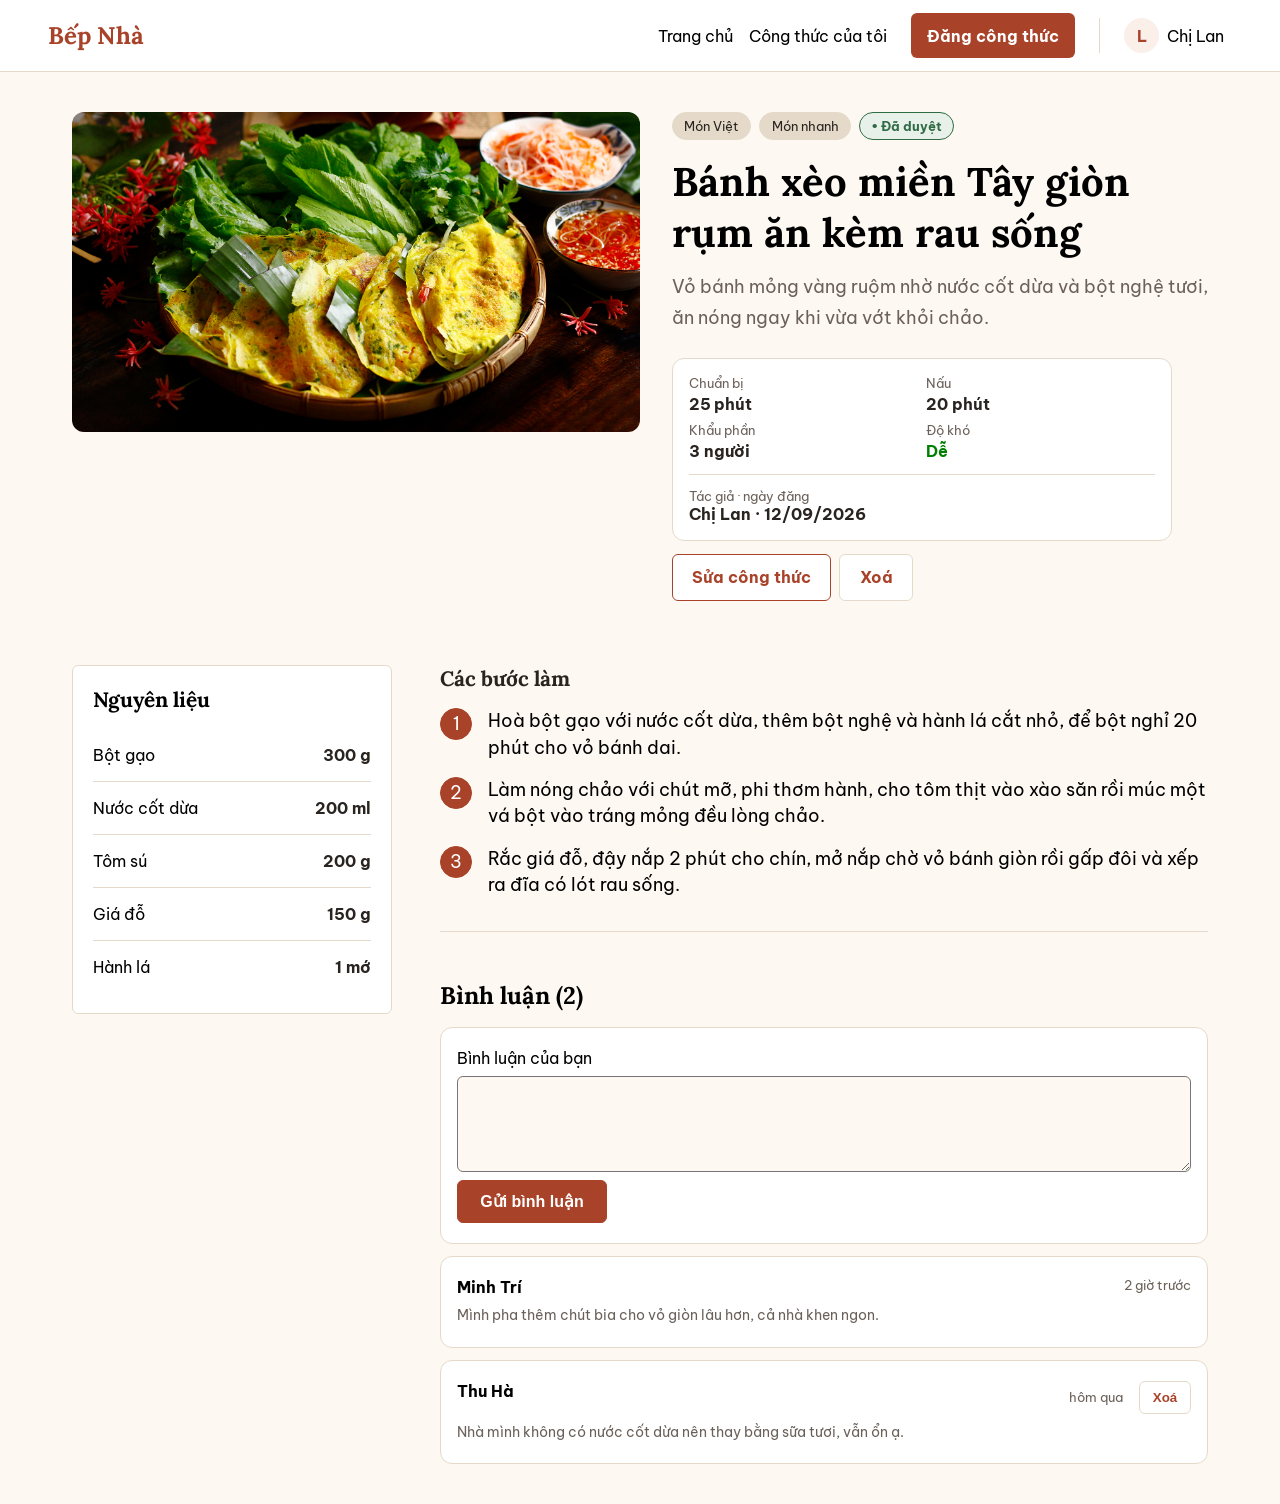
<file: page-detail.html>
<!DOCTYPE html>
<html lang="vi">
<head>
    <meta charset="UTF-8">
    <meta name="viewport" content="width=device-width, initial-scale=1.0">
    <link rel="stylesheet" href="css/main.css">
    <link rel="stylesheet" href="css/style-detail.css">
    <link rel="preconnect" href="https://fonts.googleapis.com">
    <link rel="preconnect" href="https://fonts.gstatic.com" crossorigin>
    <link
        href="https://fonts.googleapis.com/css2?family=Anton&family=Lora:ital,wght@0,400..700;1,400..700&family=Merriweather:ital,opsz,wght@0,18..144,300..900;1,18..144,300..900&display=swap"
        rel="stylesheet">
    <link rel="preconnect" href="https://fonts.googleapis.com">
    <link rel="preconnect" href="https://fonts.gstatic.com" crossorigin>
    <link
        href="https://fonts.googleapis.com/css2?family=Anton&family=Be+Vietnam+Pro:ital,wght@0,100;0,200;0,300;0,400;0,500;0,600;0,700;0,800;0,900;1,100;1,200;1,300;1,400;1,500;1,600;1,700;1,800;1,900&family=Lora:ital,wght@0,400..700;1,400..700&family=Merriweather:ital,opsz,wght@0,18..144,300..900;1,18..144,300..900&display=swap"
        rel="stylesheet">
    <title>Nơi chia sẻ công thức món ăn cho mọi người</title>
</head>
<body>
    <header>
        <h1>Bếp Nhà</h1>
        <div class="header-left">
            <button>☰</button>
            <div class="nav">
                <a href="index.html" class="home-page">Trang chủ</a>
                <span class="sign-in">Đăng nhập</span>
                <div class="on-desktop-header">
                    <span>Công thức của tôi</span>
                    <a href="page-post.html" class="post">Đăng công thức</a>
                    <div class="sign-up">
                        <span class="avatar">L</span>
                        <span>Chị Lan</span>
                    </div>
                </div>
            </div>
        </div>
    </header>
    <main>
        <div class="on-desktop-img_info">
            <img src="img/banh-xeo.jpg" alt="hình ảnh món bánh xèo miền Tây" class="food-img">
            <section class="food-info">
                <div class="name-tag">
                    <p class="food-name">Món Việt</p>   
                    <p class="food-name">Món nhanh</p>
                    <p class="food-name-desktop"> &bull; Đã duyệt</p>
                </div>
                <h2>Bánh xèo miền Tây giòn rụm ăn kèm rau sống</h2>
                <p class="food-describe">Vỏ bánh mỏng vàng ruộm nhờ nước cốt dừa và bột nghệ tươi, ăn nóng ngay khi vừa vớt khỏi chảo.</p>
                <div class="card-info">
                    <dl class="info-top">
                        <div>
                            <dt>Chuẩn bị</dt>
                            <dd class="icon-time">
                                <svg xmlns="http://www.w3.org/2000/svg" viewBox="0 0 640 640" class="icon">
                                    <path d="M528 320C528 434.9 434.9 528 320 528C205.1 528 112 434.9 112 320C112 205.1 205.1 112 320 112C434.9 112 528 205.1 528 320zM64 320C64 461.4 178.6 576 320 576C461.4 576 576 461.4 576 320C576 178.6 461.4 64 320 64C178.6 64 64 178.6 64 320zM296 184L296 320C296 328 300 335.5 306.7 340L402.7 404C413.7 411.4 428.6 408.4 436 397.3C443.4 386.2 440.4 371.4 429.3 364L344 307.2L344 184C344 170.7 333.3 160 320 160C306.7 160 296 170.7 296 184z" />
                                </svg>
                                25 <span class="non-tablet">phút</span>
                            </dd>
                        </div>
                        <div>
                            <dt>Nấu</dt>
                            <dd>20 phút</dd>
                        </div>
                        <div>
                            <dt>Khẩu phần</dt>
                            <dd>3 người</dd>
                        </div>
                        <div>
                            <dt>Độ khó</dt>
                            <dd>Dễ</dd>
                        </div>
                    </dl>
                    <dl class="info-bottom">
                        <dt>Tác giả &middot; ngày đăng</dt>
                        <dd>Chị Lan &middot; <time datetime="2026-09-12">12/09/2026</time></dd>
                    </dl>
                </div>
                <div class="button-desktop">
                    <button>Sửa công thức</button>
                    <button>Xoá</button>
                </div>
            </section>
        </div>
        <div class="on-desktop-ing_ste_com">
            <div class="on-tablet">
                <section class="ingredient">
                    <h2>Nguyên liệu</h2>
                    <dl>
                        <div class="ingre-rows">
                            <dt>Bột gạo</dt>
                            <dd>300 g</dd>
                        </div>
                        <div class="ingre-rows">
                            <dt>Nước cốt dừa</dt>
                            <dd>200 ml</dd>
                        </div>
                        <div class="ingre-rows">
                            <dt>Tôm sú</dt>
                            <dd>200 g</dd>
                        </div>
                        <div class="ingre-rows">
                            <dt>Giá đỗ</dt>
                            <dd>150 g</dd>
                        </div>
                        <div class="ingre-rows-desktop">
                            <dt>Hành lá</dt>
                            <dd>1 mớ</dd>
                        </div>
                    </dl>
                </section>
                <section class="steps">
                    <h2>Các bước làm</h2>
                    <ol class="steps-list">
                        <li>
                            <span>Hoà bột gạo với nước cốt dừa, thêm bột nghệ và hành lá<span class="only-desktop"> cắt nhỏ</span>, để bột nghỉ 20 phút<span class="only-desktop"> cho vỏ bánh dai</span>.</span>
                        </li>
                        <li>
                            <span>Làm nóng chảo<span class="only-desktop"> với chút mỡ</span>, phi thơm hành, cho tôm thịt vào xào săn rồi múc <span class="only-desktop">một vá</span> bột vào tráng mỏng<span class="only-desktop"> đều lòng chảo</span>.</span>
                        </li>
                        <li>
                            <span>Rắc giá đỗ, đậy nắp 2 phút cho chín, mở nắp chờ vỏ bánh giòn rồi gấp đôi<span class="only-desktop"> và xếp ra đĩa có lót rau sống</span>.</span>
                        </li>
                    </ol>
                </section>
            </div>
            <section class="comments">
                <h2>Bình luận (2)</h2>
                <ul>
                    <li class="com-desktop"> 
                        <label for="comment">Bình luận của bạn</label>
                        <textarea id="comment" name="comment" rows="6"></textarea>
                        <button>Gửi bình luận</button>
                    </li>
                    <li>
                        <div class="com-info">
                            <span>Minh Trí</span>
                            <time>2 giờ trước</time>
                        </div>
                        <p>Mình pha thêm chút bia cho vỏ giòn lâu hơn, cả nhà khen ngon.</p>
                    </li>
                    <li>
                        <div class="com-info">
                            <span>Thu Hà</span>
                            <div class="tm-bt">
                                <time>hôm qua</time>
                                <button>Xoá</button>
                            </div>
                        </div>
                        <p>Nhà mình không có nước cốt dừa nên thay bằng sữa tươi, vẫn ổn ạ.</p>
                    </li>
                    <li class="footer-sign-up">
                            <p>Đăng nhập để viết bình luận cho món này.</p>
                            <button>Đăng nhập</button>
                    </li>
                </ul>
            </section>
        </div>
    </main>
</body>
</html>
</file>
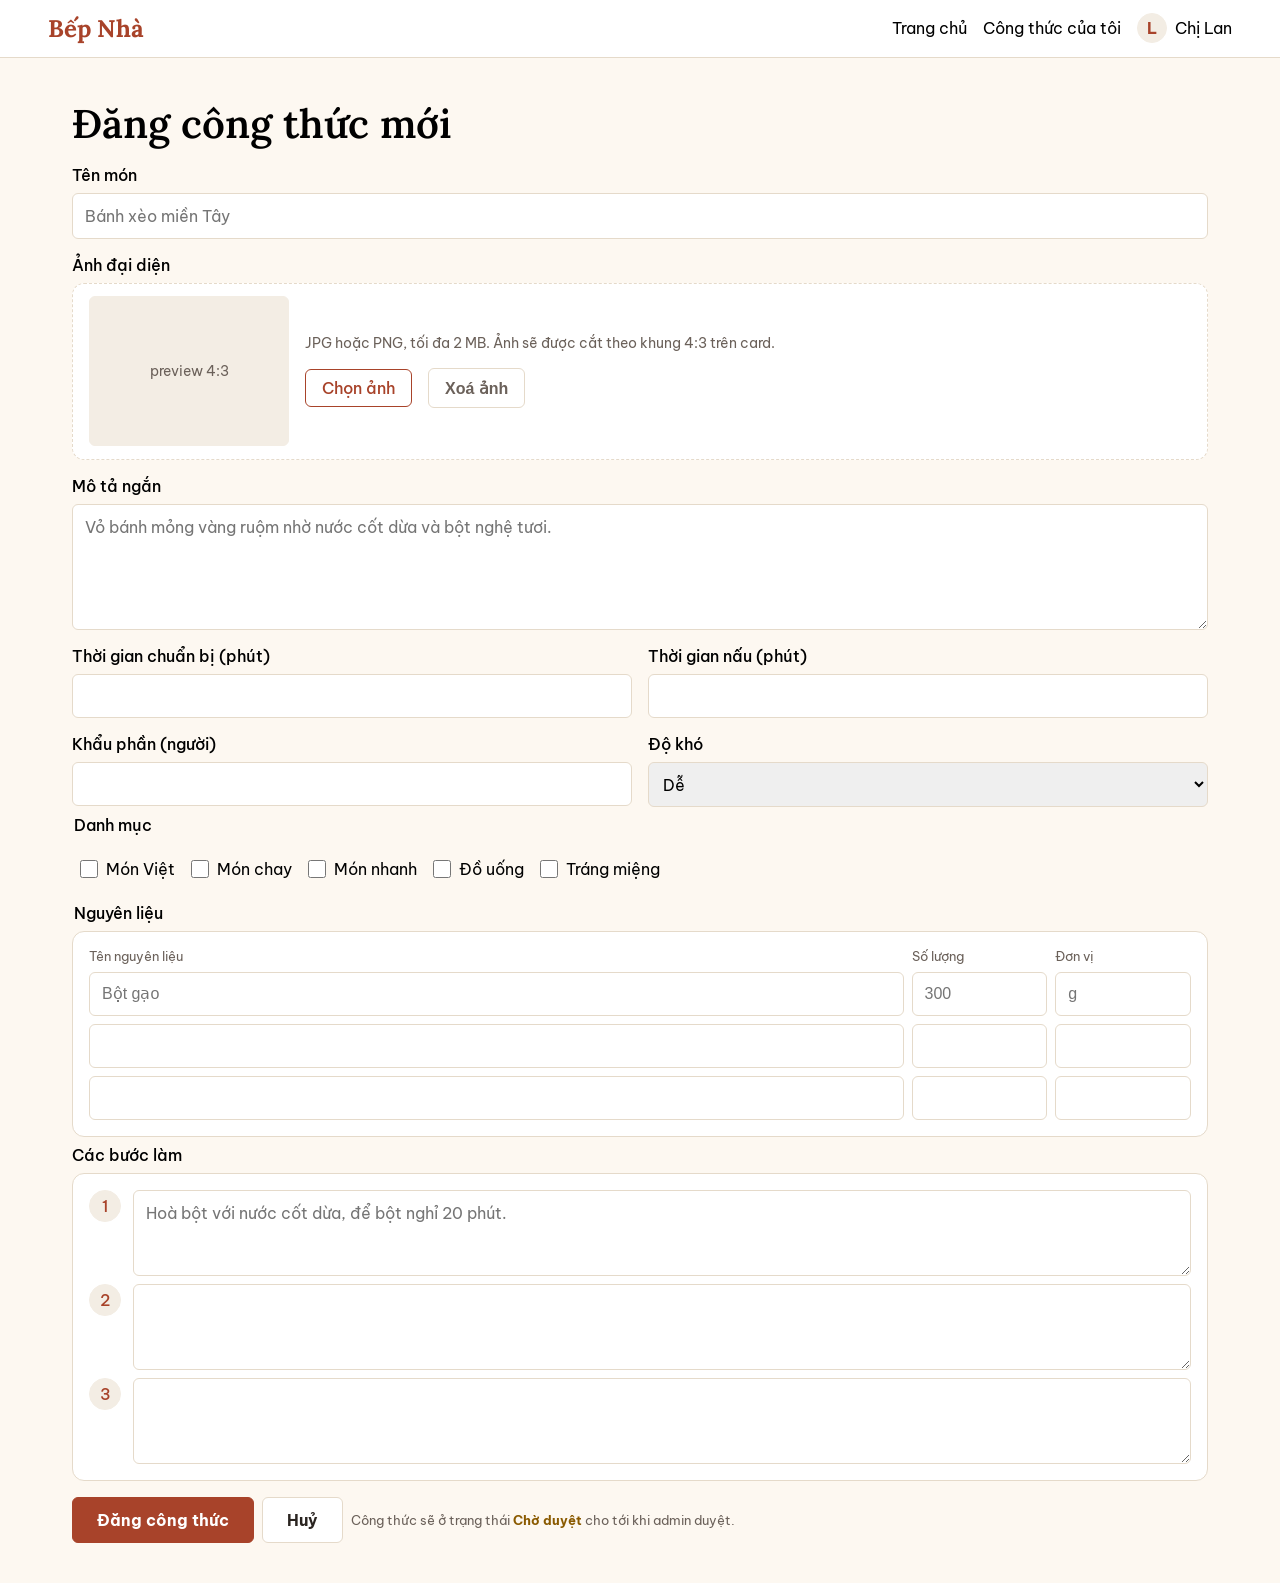
<file: page-post.html>
<!DOCTYPE html>
<html lang="vi">
<head>
    <meta charset="UTF-8">
    <meta name="viewport" content="width=device-width, initial-scale=1.0">
    <link rel="stylesheet" href="css/main.css">
    <link rel="stylesheet" href="css/style-post.css">
    <link rel="preconnect" href="https://fonts.googleapis.com">
    <link rel="preconnect" href="https://fonts.gstatic.com" crossorigin>
    <link
        href="https://fonts.googleapis.com/css2?family=Anton&family=Lora:ital,wght@0,400..700;1,400..700&family=Merriweather:ital,opsz,wght@0,18..144,300..900;1,18..144,300..900&display=swap"
        rel="stylesheet">
    <link rel="preconnect" href="https://fonts.googleapis.com">
    <link rel="preconnect" href="https://fonts.gstatic.com" crossorigin>
    <link
        href="https://fonts.googleapis.com/css2?family=Anton&family=Be+Vietnam+Pro:ital,wght@0,100;0,200;0,300;0,400;0,500;0,600;0,700;0,800;0,900;1,100;1,200;1,300;1,400;1,500;1,600;1,700;1,800;1,900&family=Lora:ital,wght@0,400..700;1,400..700&family=Merriweather:ital,opsz,wght@0,18..144,300..900;1,18..144,300..900&display=swap"
        rel="stylesheet">
    <title>Nơi chia sẻ công thức món ăn cho mọi người</title>
</head>
<body>
    <header>
        <h1>Bếp Nhà</h1>
        <div class="header-left">
            <button>☰</button>
            <div class="nav">
                <a href="index.html" class="home-page">Trang chủ</a>
                <div class="on-desktop-header">
                    <a href="page-detail.html">Công thức của tôi</a>
                    <div class="sign-up">
                        <span class="avatar">L</span>
                        <span>Chị Lan</span>
                    </div>
                </div>
            </div>
        </div>
    </header>
    <main>
        <h2>Đăng công thức mới</h2>
        <form action="">
            <div class="form-field">
                <label for="fname">Tên món</label>
                <input type="text" id="fname" name="fname" placeholder="Bánh xèo miền Tây" class="general_form-field">
            </div>
            <div class="form-field">
                <h3>Ảnh đại diện</h3>
                <div class="border-img">
                    <div class="preview-desktop">
                        <span>preview 4:3</span>
                    </div>
                    <div class="describe-button">
                        <span><span class="descri-mobile">Chọn một ảnh </span>JPG hoặc PNG, tối đa 2 MB.<span class="descri-desktop"> Ảnh sẽ được cắt theo khung 4:3 trên card.</span></span>
                        <div class="button-img">
                            <label for="choose-img">Chọn ảnh</label>
                            <input type="file" id="choose-img" name="choose-img" class="general_form-field" hidden> 
                            <button class="btn-delete">Xoá ảnh</button>
                        </div>
                    </div>
                </div>
            </div>
            <div class="form-field">
                <label for="describe">Mô tả ngắn</label>
                <textarea id="describe" name="describe" class="general_form-field" rows="5" placeholder="Vỏ bánh mỏng vàng ruộm nhờ nước cốt dừa và bột nghệ tươi."></textarea>
            </div>
            <div class="form-rows">
                <div class="form-row">
                    <label for="pre-time"><span>Thời gian </span>chuẩn bị (phút)</label>
                    <input type="number" id="pre-time" name="pre-time" min="1" max="2000">
                </div>
                <div class="form-row">
                    <label for="cook-time"><span>Thời gian </span>nấu (phút)</label>
                    <input type="number" id="cook-time" name="cook-time" min="1" max="10000">
                </div>
                <div class="form-row">
                    <label for="ration">Khẩu phần<span> (người)</span></label>
                    <input type="number" id="ration" name="ration" min="1" max="20">
                </div>
                <div class="form-row">
                    <label for="levels">Độ khó</label>
                    <select id="levels" name="levels">
                        <option value="easy">Dễ</option>
                        <option value="medium">Trung bình</option>
                        <option value="hard">Khó</option>
                    </select>
                </div>
            </div>
            <fieldset class="category">
                <legend>Danh mục</legend>
                <div class="cate-list">
                    <div>
                        <input type="checkbox" id="option1" name="category" value="mon-viet">
                        <label for="option1">Món Việt</label>
                    </div>
                    <div>
                        <input type="checkbox" id="option2" name="category" value="mon-chay">
                        <label for="option2">Món chay</label>
                    </div>
                    <div>
                        <input type="checkbox" id="option3" name="category" value="mon-nhanh">
                        <label for="option3">Món nhanh</label>
                    </div>
                    <div>
                        <input type="checkbox" id="option4" name="category" value="do-uong">
                        <label for="option4">Đồ uống</label>
                    </div>
                    <div>
                        <input type="checkbox" id="option5" name="category" value="trang-mieng">
                        <label for="option5">Tráng miệng</label>
                    </div>
                </div>
            </fieldset>
            <fieldset class="ingredient">
                <legend>Nguyên liệu</legend>
                <div class="ingredient-rows">
                    <div class="ingredient-head">
                        <p class="hint-top">Tên nguyên liệu</p>
                        <p class="hint-top">Số lượng</p>
                        <p class="hint-top">Đơn vị</p>
                    </div>
                    <div class="ingredient-row">
                        <input type="text" name="ingre-name1" aria-label="Tên nguyên liệu" placeholder="Bột gạo">
                        <input type="number" name="ingre-quantity1" aria-label="Số lượng" placeholder="300">
                        <input type="text" name="ingre-unit1" aria-label="Đơn vị" placeholder="g">
                    </div>
                    <div class="ingredient-row">
                        <input type="text" name="ingre-name2" aria-label="Tên nguyên liệu">
                        <input type="number" name="ingre-quantity2" aria-label="Số lượng">
                        <input type="text" name="ingre-unit2" aria-label="Đơn vị">
                    </div>
                    <div class="ingredient-row">
                        <input type="text" name="ingre-name3" aria-label="Tên nguyên liệu">
                        <input type="number" name="ingre-quantity3" aria-label="Số lượng">
                        <input type="text" name="ingre-unit3" aria-label="Đơn vị">
                    </div>
                    <p class="hint-bottom">Tên &middot; số lượng &middot; đơn vị</p>
                </div>
            </fieldset>
            <div class="steps">
                <h3>Các bước làm</h3>
                <div class="steps-list">
                    <ol>
                        <li>
                            <textarea name="steps1" aria-label="Bước 1" rows="3" placeholder="Hoà bột với nước cốt dừa, để bột nghỉ 20 phút."></textarea>
                        </li>
                        <li>
                            <textarea name="steps2" aria-label="Bước 2" rows="3"></textarea>
                        </li>
                        <li>
                            <textarea name="steps3" aria-label="Bước 3" rows="3"></textarea>
                        </li>
                    </ol>
                </div>
            </div>
            <div class="buttons">
                <button class="btn-submit">Đăng công thức</button>
                <button class="btn-cancel">Huỷ</button>
                <span>Công thức sẽ ở trạng thái <span class="text-style">Chờ duyệt</span> cho tới khi admin duyệt.</span>
            </div>
        </form>
    </main>
</body>
</file>
<file: css/main.css>
* {
    margin: 0px;
    box-sizing: border-box;
}
:root {
    /* màu */
    --color-primary: #A8432A;
    --color-primary-dark: #7E2F1C;
    --color-primary-soft: #FBEFEA;
    --color-accent: #2F6B45;
    --color-accent-soft: #E8F1E9;
    --color-bg: #FDF8F1;
    --color-surface: #FFFFFF;
    --color-neutral-100: #F3EDE4;
    --color-border: #E5DACA;
    --color-neutral-400: #A89C8F;
    --color-text-muted: #6B615A;
    --color-text: #2A2420;
    --color-success: #1F6B41;
    --color-success-soft: #E8F1E9;
    --color-warning: #8A5A00;
    --color-warning-soft: #FBF0DB;
    --color-danger: #B3261E;
    --color-danger-soft: #FBE9E7;
    /* chữ */
    --font-display: "Lora", Georgia, serif;
    --font-sans: "Be Vietnam Pro", system-ui, sans-serif;
    /* bóng — 2 mức */
    --shadow-sm: 0 1px 2px rgb(42 36 32 / .06);
    --shadow-md: 0 4px 12px rgb(42 36 32 / .12);
    /* bo góc */
    --radius-sm: 6px;
    --radius-md: 12px;
    --radius-full: 999px;
}
html{
    scroll-behavior: smooth;
}
header {
    display: flex;
    justify-content: space-between;
    align-items: center;
    padding: 0.8rem 1rem;
    font-family: var(--font-display);
    border-bottom: 1px solid var(--color-border);
}
header h1 {
    font-size: 1.5rem;
    color: var(--color-primary);
}
.header-left button {
    padding: 0.3rem 0.5rem;
    border: 1px solid var(--color-border);
    background-color: var(--color-surface);
    border-radius: var(--radius-sm);
    cursor: pointer;
}
.nav {
    display: none;
}
.nav span {
    cursor: pointer;
}
main{
    background-color: var(--color-bg);
}
.home-page{
    display: inline-block;
}
.post{
    display: inline-block;
}
a{
    color: inherit;
    text-decoration: none;
}
/* page-post */
.general_form-field{
    font-family: var(--font-sans);
    font-size: 1rem;
    padding: 0.75rem;
    border: 1px solid var(--color-border);
    border-radius: var(--radius-sm);
    margin-top: 0.5rem;
}
</file>
<file: css/style-detail.css>
main{
    display: flex;
    flex-direction: column;
}
.food-img{
    width: 100%;
    aspect-ratio: 16/9;
    object-fit: cover;
}
section{
    padding: 0.8rem;
}
.name-tag{
    display: flex;
    gap: 0.5rem;
    padding: 0.5rem 0;
}
.food-name{
    background-color: var(--color-border);
    font-family: var(--font-sans);
    font-size: 0.8rem;
    border: 1px solid var(--color-border);
    border-radius: var(--radius-full);
    align-self: flex-start;
    color: var(--color-text);
    padding: 0.3rem 0.7rem;
}
.food-name-desktop{
    display: none;
    background-color: var(--color-accent-soft);
    font-family: var(--font-sans);
    font-size: 0.8rem;
    border: 1px solid var(--color-accent);
    border-radius: var(--radius-full);
    align-self: flex-start;
    color: var(--color-accent);
    font-weight: bold;
    padding: 0.3rem 0.7rem;
}
.food-info h2{
    font-size: 1.8rem;
    font-family: var(--font-display);
}
.food-describe{
    font-family: var(--font-sans);
    color: var(--color-text-muted);
    font-size: 0.9rem;
    margin: 0.8rem 0 1.5rem 0;
}
.card-info{
    border: 1px solid var(--color-border);
    border-radius: var(--radius-sm);
    padding: 0.8rem 1rem;
    background-color: var(--color-surface);
    font-family: var(--font-sans);
}
.info-top{
    display: grid;
    grid-template-columns: 1fr 1fr;
    gap: 0.5rem;
    padding-bottom: 0.5rem;
}
.info-top>div:last-child dd{
    color: green;
    font-weight: bold;
}
.icon-time{
    display: flex;
    gap: 0.2rem;
}
.icon{
    display: none;
    align-self: center;
    width: 1em;
    height: 1em;
}
.info-top dt{
    font-size: 0.8rem;
    color: var(--color-text-muted);
    margin-bottom: 0.2rem;
}
.info-bottom{
    border-top: 1px solid var(--color-border);
    padding-top: 0.5rem;
}
.info-bottom dt{
    font-size: 0.8rem;
    color: var(--color-text-muted);
}
.info-bottom dd{
    font-weight: bold;
}
.button-desktop{
    display: flex;
    gap: 0.5rem;
    margin-top: 0.8rem;
}
.button-desktop>button:first-child{
    border: 1px solid var(--color-primary);
}
.button-desktop button{
    display: none;
    font-family: var(--font-sans);
    background-color: var(--color-surface);
    border-radius: var(--radius-sm);
    border: 1px solid var(--color-border);
    color: var(--color-primary);
    font-weight: bold;
    font-size: 1rem;
    padding: 0.8rem 1.2rem;
    cursor: pointer;
}
.ingredient h2{
    font-family: var(--font-display);
    margin-bottom: 1rem;
}
.ingredient dl{
    font-family: var(--font-sans);
    background-color: var(--color-surface);
    border: 1px solid var(--color-border);
    border-radius: var(--radius-sm);
    padding: 0 0.8rem;
}
.ingre-rows{
    display: flex;
    justify-content: space-between;
    padding: 1rem 0;
}
.ingre-rows+.ingre-rows{
    border-top: 1px solid var(--color-border);
}
.ingre-rows-desktop{
    display: none;
}
.ingre-rows dd{
    color: var(--color-text);
    font-weight: bold;
}
.ingre-rows-desktop dd{
    color: var(--color-text);
    font-weight: bold;
}
.steps h2{
    font-family: var(--font-display);
    color: var(--color-text);
}
.steps-list{
    list-style: none;
    counter-reset: step;
    padding: 0;
    border-bottom: 1px solid var(--color-border);
}
.steps-list li{
    display: flex;
    align-items: flex-start;
    gap: 1rem;
    counter-increment: step;
    font-family: var(--font-sans);
    font-size: 1.1rem;
    margin: 1rem 0;
    line-height: 1.5;
}
.only-desktop{
    display: none;
}
.steps-list li::before{
    content: counter(step);
    display: flex;
    align-items: center;
    justify-content: center;
    flex-shrink: 0;
    width: 30px;
    height: 30px;
    border: 1px solid var(--color-primary);
    border-radius: var(--radius-full);
    background-color: var(--color-primary);
    color: var(--color-surface);
}
.comments{
    display: flex;
    flex-direction: column;
    gap: 1rem;
}
.comments h2{
    font-family: var(--font-display);
}
.comments ul{
    display: flex;
    flex-direction: column;
    gap: 0.75rem;
    list-style-type: none;
    padding: 0;
}
.com-desktop{
    display: none;
}
.comments li{
    background-color: var(--color-surface);
    border: 1px solid var(--color-border);
    border-radius: var(--radius-md);
    padding: 1.25rem 1rem;
}
.com-info{
    display: flex;
    justify-content: space-between;
    margin-bottom: 0.5rem;
}
.com-info span{
    font-family: var(--font-sans);
    font-weight: bold;
}
.com-info time{
    font-family: var(--font-sans);
    color: var(--color-text-muted);
    font-size: 0.8rem;
}
.tm-bt button{
    display: none;
}
.comments li p{
    font-family: var(--font-sans);
    color: var(--color-text-muted);
    font-size: 0.9rem;
    line-height: 1.5;
}
.comments .footer-sign-up{
    display: flex;
    flex-direction: column;
    gap: 1rem;
    background-color: var(--color-neutral-100);
}
.footer-sign-up button{
    align-self: flex-start;
    font-family: var(--font-sans);
    color: var(--color-surface);
    font-weight: bold;
    background-color: var(--color-primary);
    border: 1px solid var(--color-primary);
    border-radius: var(--radius-sm);
    padding: 0.6rem 1rem;
}
@media screen and (min-width: 768px){
    header{
        padding: 0.8rem 1.2rem;
    }
    .header-left button{
        display: none;
    }
    .nav{
        display: flex;
        align-items: center;
        gap: 1rem;
        font-family: var(--font-sans);
    }
    .on-desktop-header{
        display: none;
    }
    main{
        padding: 1.5rem 1.25rem;
    }
    section{
        padding: 0;
    }
    .food-img{
        border-radius: var(--radius-md);
    }
    .name-tag{
        display: none;
    }
    .food-info h2{
        font-size: 2rem;
        margin-top: 1rem;
    }
    .food-describe{
        display: none;
    }
    .card-info{
        display: flex;
        background-color: var(--color-bg);
        border: none;
        padding: 0.8rem 0;
        gap: 1rem;
    }
    .info-top{
        grid-template-columns: 30px repeat(3, auto);
        gap: 1rem;
    }
    .info-top>div:nth-child(2) dd::before{
        content: "+ ";
    }
    .icon{
        display: block;
        flex-shrink: 0;
    }
    .non-tablet{
        display: none;
    }
    .info-top dt{
        display: none;
    }
    .info-top dd{
        color: var(--color-text-muted);
        fill: var(--color-text-muted);
    }
    .info-top>div:last-child dd{
        font-weight: normal;
    }
    .info-bottom{
        border-top: none;
        padding-top: 0;
    }
    .info-bottom dt{
        display: none;
    }
    .info-bottom dd{
        color: var(--color-text-muted);
        font-weight: normal;
    }
    .on-tablet{
        display: grid;
        grid-template-columns: 320px 1fr;
        gap: 1rem;
    }
    .ingredient{
        background-color: var(--color-surface);
        border: 1px solid var(--color-border);
        border-radius: var(--radius-sm);
        padding: 1.25rem;
    }
    .ingredient h2{
        font-size: 1.3rem;
    }
    .ingredient dl{
        border: none;
        padding: 0;
    }
    .steps{
        padding: 0;
    }
    .steps h2{
        font-size: 1.3rem;
    }
    .steps-list{
        border-bottom: none;
    }
    .steps-list li{
        font-size: 1.1rem;
    }
    .comments{
        display: none;
    }
}
@media screen and (min-width: 1280px){
    header{
        padding: 0.8rem 3rem;
    }
    .sign-in{
        display: none;
    }
    .on-desktop-header{
        display: flex;
        align-items: center;
        gap: 1.5rem;
    }
    .post{
        border: 1px;
        border-radius: var(--radius-sm);
        background-color: var(--color-primary);
        font-weight: bold;
        color: var(--color-surface);
        padding: 0.8rem 1rem;
        cursor: pointer;
    }
    .sign-up{
        display: flex;
        align-items: center;
        gap: 0.5rem;
        border-left: 1px solid var(--color-border);
        padding: 0 0.5rem 0 1.5rem;
    }
    .avatar{
        display: flex;
        justify-content: center;
        align-items: center;
        width: 35px;
        height: 35px;
        font-weight: bold;
        background-color: var(--color-primary-soft);
        border: 1px solid var(--color-primary-soft);
        color: var(--color-primary);
        border-radius: var(--radius-full);
    }
    main{
        padding: 2.5rem max(4.5rem, calc((100% - 1280px) / 2 + 4.5rem));
    }
    .on-desktop-img_info{
        display: flex;
        gap: 2rem;
        margin-bottom: 4rem;
    }
    .food-img{
        width: 50%;
        align-self: flex-start;
    }
    .food-info h2{
        min-width: 500px;
        font-size: 2.5rem;
    }
    .food-describe{
        display: block;
        font-size: 1.1rem;
        min-width: 500px;
        line-height: 1.8;
    }
    .name-tag{
        display: flex;
        padding: 0;
    }
    .food-name-desktop{
        display: block;
    }
    .card-info{
        display: block;
        max-width: 500px;
        border: 1px solid var(--color-border);
        border-radius: var(--radius-md);
        padding: 1rem 1rem;
        background-color: var(--color-surface);
    }
    .info-top{
        display: grid;
        grid-template-columns: 1fr 1fr;
        gap: 0.5rem;
        padding-bottom: 0.8rem;
    }
    .info-top dt{
        display: block;
    }
    .info-top dd{
        color: var(--color-text);
        font-weight: bold;
    }
    .info-top>div:last-child dd{
        font-weight: bold;
    }
    .icon{
        display: none;
    }
    .non-tablet{
        display: block;
    }
    .info-top>div:nth-child(2) dd::before{
        content: '';
    }
    .info-bottom{
        border-top: 1px solid var(--color-border);
        padding-top: 0.8rem;
    }
    .info-bottom dt{
        display: block;
        font-size: 0.8rem;
        color: var(--color-text-muted);
    }
    .info-bottom dd{
        color: var(--color-text);
        font-weight: bold;
    }
    .button-desktop button{
        display: block;
    }
    .comments{
        display: flex;
    }
    .on-desktop-ing_ste_com{
        display: grid;
        grid-template-columns: 320px 1fr;
        gap: 3rem;
    }
    .on-tablet{
        display: contents;
    }
    .ingredient{
        grid-row: span 2;
        align-self: flex-start;
    }
    .ingre-rows-desktop{
        display: flex;
        justify-content: space-between;
        border-top: 1px solid var(--color-border);
        padding: 1rem 0;
    }
    .steps{
        border-bottom: 1px solid var(--color-border);
        padding-bottom: 1rem;
    }
    .only-desktop{
        display: inline;
    }
    .com-desktop{
        display: flex;
        flex-direction: column;
        font-family: var(--font-sans);
        gap: 0.5rem;
    }
    .com-desktop textarea{
        background-color: var(--color-bg);
        border-radius: var(--radius-sm);
    }
    .com-desktop button{
        max-width: 150px;
        font-size: 1rem;
        font-weight: bold;
        background-color: var(--color-primary);
        border: 1px solid var(--color-primary);
        border-radius: var(--radius-sm);
        color: var(--color-surface);
        padding: 0.7rem;
        cursor: pointer;
    }
    .comments .footer-sign-up{
        display: none;
    }
    .tm-bt{
        display: flex;
        justify-content: center;
        align-items: center;
        gap: 1rem;
    }
    .tm-bt button{
        display: block;
        background-color: var(--color-surface);
        border: 1px solid var(--color-border);
        border-radius: var(--radius-sm);
        color: var(--color-primary);
        font-weight: bold;
        padding: 0.5rem 0.8rem;
        cursor: pointer;
    }
}
</file>
<file: css/style-post.css>
main{
    padding: 1rem;
}
main h2{
    font-family: var(--font-display);
    font-weight: 600;
    margin-bottom: 1rem;
}
.form-field{
    display: flex;
    flex-direction: column;
    margin: 1rem 0;
}
.form-field label,h3{
    font-family: var(--font-sans);
    font-size: 1rem;
    font-weight: 500;
}
.border-img{
    background-color: var(--color-surface);
    border: 1px solid var(--color-border);
    border-radius: var(--radius-md);
    border-style: dashed;
    padding: 0.8rem 1rem;
    margin-top: 0.5rem;
}
.describe-button{
    display: flex;
    flex-direction: column;
}
.describe-button span{
    font-family: var(--font-sans);
    font-size: 0.9rem;
    color: var(--color-text-muted);
    margin-bottom: 1rem;
}
.button-img{
    display: flex;
    align-items: center;
    gap: 1rem;
    font-family: var(--font-sans);
}
.preview-desktop{
    display: none;
    font-family: var(--font-sans);
    font-size: 0.9rem;
    color: var(--color-text-muted);
}
.border-img span .descri-desktop{
    display: none;
}
.button-img label{
    font-size: 1rem;
    background-color: var(--color-surface);
    color: var(--color-primary);
    border: 1px solid var(--color-primary);
    border-radius: var(--radius-sm);
    padding: 0.5rem 1rem;
    cursor: pointer;
}
.btn-delete{
    display: none;
    font-size: 1rem;
    font-weight: bold;
    border: 1px solid var(--color-border);
    background-color: var(--color-surface);
    color: var(--color-text-muted);
    border-radius: var(--radius-sm);
    padding: 0.6rem 1rem;
    cursor: pointer;
}
#describe{
    margin-top: 0.5rem;
    border-radius: var(--radius-sm);
}
.form-rows{
    display: grid;
    grid-template-columns: 1fr 1fr;
    gap: 1rem;
    margin-bottom: 0.5rem;
}
.form-row{
    display: flex;
    flex-direction: column;
}
.form-row label{
    font-family: var(--font-sans);
    font-size: 1rem;
    font-weight: 500;
}
.form-row label::first-letter{
    text-transform: capitalize ;
}
.form-row span{
    display: none;
}
.form-row input{
    font-size: 1rem;
    margin-top: 0.5rem;
    border: 1px solid var(--color-border);
    border-radius: var(--radius-sm);
    padding: 0.75rem;
}
.form-row select{
    font-size: 1rem;
    font-family: var(--font-sans);
    margin-top: 0.5rem;
    border: 1px solid var(--color-border);
    border-radius: var(--radius-sm);
    padding: 0.65rem 0.6rem;
}
.category{
    border: none;
    margin: 0;
    padding: 0;
}
.category legend{
    font-size: 1rem;
    font-family: var(--font-sans);
    font-weight: 500;
}
.cate-list{
    display: flex;
    flex-direction: column;
    gap: 1rem;
    padding-left: 0.5rem;
    margin: 1rem 0;
    font-family: var(--font-sans);
}
.cate-list div{
    display: flex;
}
.cate-list input{
    width: 18px;
    height: 18px;
}
.cate-list label{
    margin-left: 0.5rem;
}
.ingredient{
    border: none;
    margin: 0;
    padding: 0;
}
.ingredient legend{
    font-size: 1rem;
    font-family: var(--font-sans);
    font-weight: 500;
}
.ingredient-rows{
    border: 1px solid var(--color-border);
    border-radius: var(--radius-md);
    background-color: var(--color-surface);
    margin: 0.5rem 0;
    padding: 1rem;
}
.ingredient-row{
    display: grid;
    grid-template-columns: minmax(0, 2fr) repeat(2, minmax(0, 1fr));
    font-family: var(--font-sans);
    gap: 0.5rem;
}
.ingredient-row input{
    font-size: 1rem;
    border: 1px solid var(--color-border);
    border-radius: var(--radius-sm);
    padding: 0.5rem;
}
.ingredient-row+.ingredient-row{
    margin-top: 0.5rem;
}
.ingredient-head{
    display: none;
    font-family: var(--font-sans);
    gap: 0.5rem;
    margin-bottom: 0.5rem;
}
.hint-bottom{
    font-family: var(--font-sans);
    font-size: 0.7rem;
    color: var(--color-text-muted);
    margin-top: 0.5rem;
}
.steps-list{
    display: flex;
    background-color: var(--color-surface);
    border: 1px solid var(--color-border);
    border-radius: var(--radius-md);
    margin: 0.5rem 0 1rem 0;
    padding: 1rem;
}
.steps-list ol{
    display: flex;
    flex-direction: column;
    width: 100%;
    gap: 0.5rem;
    counter-reset: step;
    padding: 0;
}
.steps-list li{
    counter-increment: step;
    display: flex;
    align-items: flex-start;
    gap: 0.75rem;
}
.steps-list textarea{
    flex: 1;
    font-family: var(--font-sans);
    font-size: 1rem;
    border: 1px solid var(--color-border);
    border-radius: var(--radius-sm);
    padding: 0.75rem;
}
.steps-list li::before{
    content: counter(step);
    display: flex;
    justify-content: center;
    align-items: center;
    width: 30px;
    height: 30px;
    border: 1px solid var(--color-neutral-100);
    background-color: var(--color-neutral-100);
    border-radius: var(--radius-full);
    color: var(--color-primary);
    font-family: var(--font-sans);
    font-weight: 500;
}
.buttons{
    display: flex;
    flex-direction: column;
    gap: 0.5rem;
}
.btn-submit{
    font-family: var(--font-sans);
    font-weight: bold;
    font-size: 1rem;
    border: 1px solid var(--color-primary);
    background-color: var(--color-primary);
    border-radius: var(--radius-sm);
    color: var(--color-surface);
    padding: 0.75rem 0;
    cursor: pointer;
}
.btn-cancel{
    font-family: var(--font-sans);
    font-weight: bold;
    font-size: 1rem;
    border: 1px solid var(--color-border);
    background-color: var(--color-surface);
    border-radius: var(--radius-sm);
    color: var(--color-text);
    padding: 0.75rem 0;
    cursor: pointer;
}
.buttons span{
    font-family: var(--font-sans);
    display: none;
}
@media screen and (min-width: 1280px){
    header{
        padding: 0.8rem 3rem;
    }
    .header-left button{
        display: none;
    }
    .nav{
        display: flex;
        align-items: center;
        font-family: var(--font-sans);
        gap: 1rem;
    }
    .on-desktop-header{
        display: flex;
        align-items: center;
        gap: 1rem;
    }
    .sign-up{
        display: flex;
        align-items: center;
        gap: 0.5rem;
    }
    .avatar{  
        display: flex;
        align-items: center;
        justify-content: center;  
        width: 30px;
        height: 30px;
        border: 1px solid var(--color-neutral-100);
        border-radius: var(--radius-full);
        color: var(--color-primary);
        background-color: var(--color-neutral-100);
        font-weight: bold;
        padding: 0.5rem;
    }
    main{
        padding: 2.5rem max(4.5rem, calc((100% - 1280px) / 2 + 4.5rem));
    }
    main h2{
        font-size: 2.5rem;
    }
    .form-row span{
        display: inline;
    }
    .border-img{
        display: grid;
        grid-template-columns: auto 1fr;
        gap: 1rem;
    }
    .btn-delete{
        display: block;
    }
    .preview-desktop{
        display: flex;
        justify-content: center;
        align-items: center;
        border: 1px solid var(--color-neutral-100);
        background-color: var(--color-neutral-100);
        border-radius: var(--radius-sm);
        width: 200px;
        aspect-ratio: 4/3;
    }
    .describe-button{
        display: flex;
        flex-direction: column;
        justify-content: center;
        align-items: flex-start;
    }
    .border-img span .descri-mobile {
        display: none;
    }
    .border-img span .descri-desktop{
        display: inline;
    }   
    .cate-list{
        flex-direction: row;
        margin: 1.5rem 0;
    }
    .cate-list div{
        justify-content: center;
        align-items: center;
    }
    .ingredient-row{
        grid-template-columns: minmax(0, 3fr) repeat(2, minmax(0, 0.5fr));
    }
    .ingredient-row input{
        padding: 0.75rem;
    }
    .ingredient-head{
        display: grid;
        grid-template-columns: minmax(0, 3fr) repeat(2, minmax(0, 0.5fr));
    }
    .hint-top{
        font-size: 0.8rem;
        color: var(--color-text-muted);
    }
    .hint-bottom{
        display: none;
    }
    .buttons{
        flex-direction: row;
        justify-content: flex-start;
        align-items: center;
    }
    .btn-submit{
        padding: 0.75rem 1.5rem;
    }
    .btn-cancel{
        padding: 0.75rem 1.5rem;
    }
    .buttons span{
        display: inline;
        font-size: 0.8rem;
        color: var(--color-text-muted);
    }
    span .text-style{
        font-weight: bold;
        color: var(--color-warning);
    }
}
</file>
